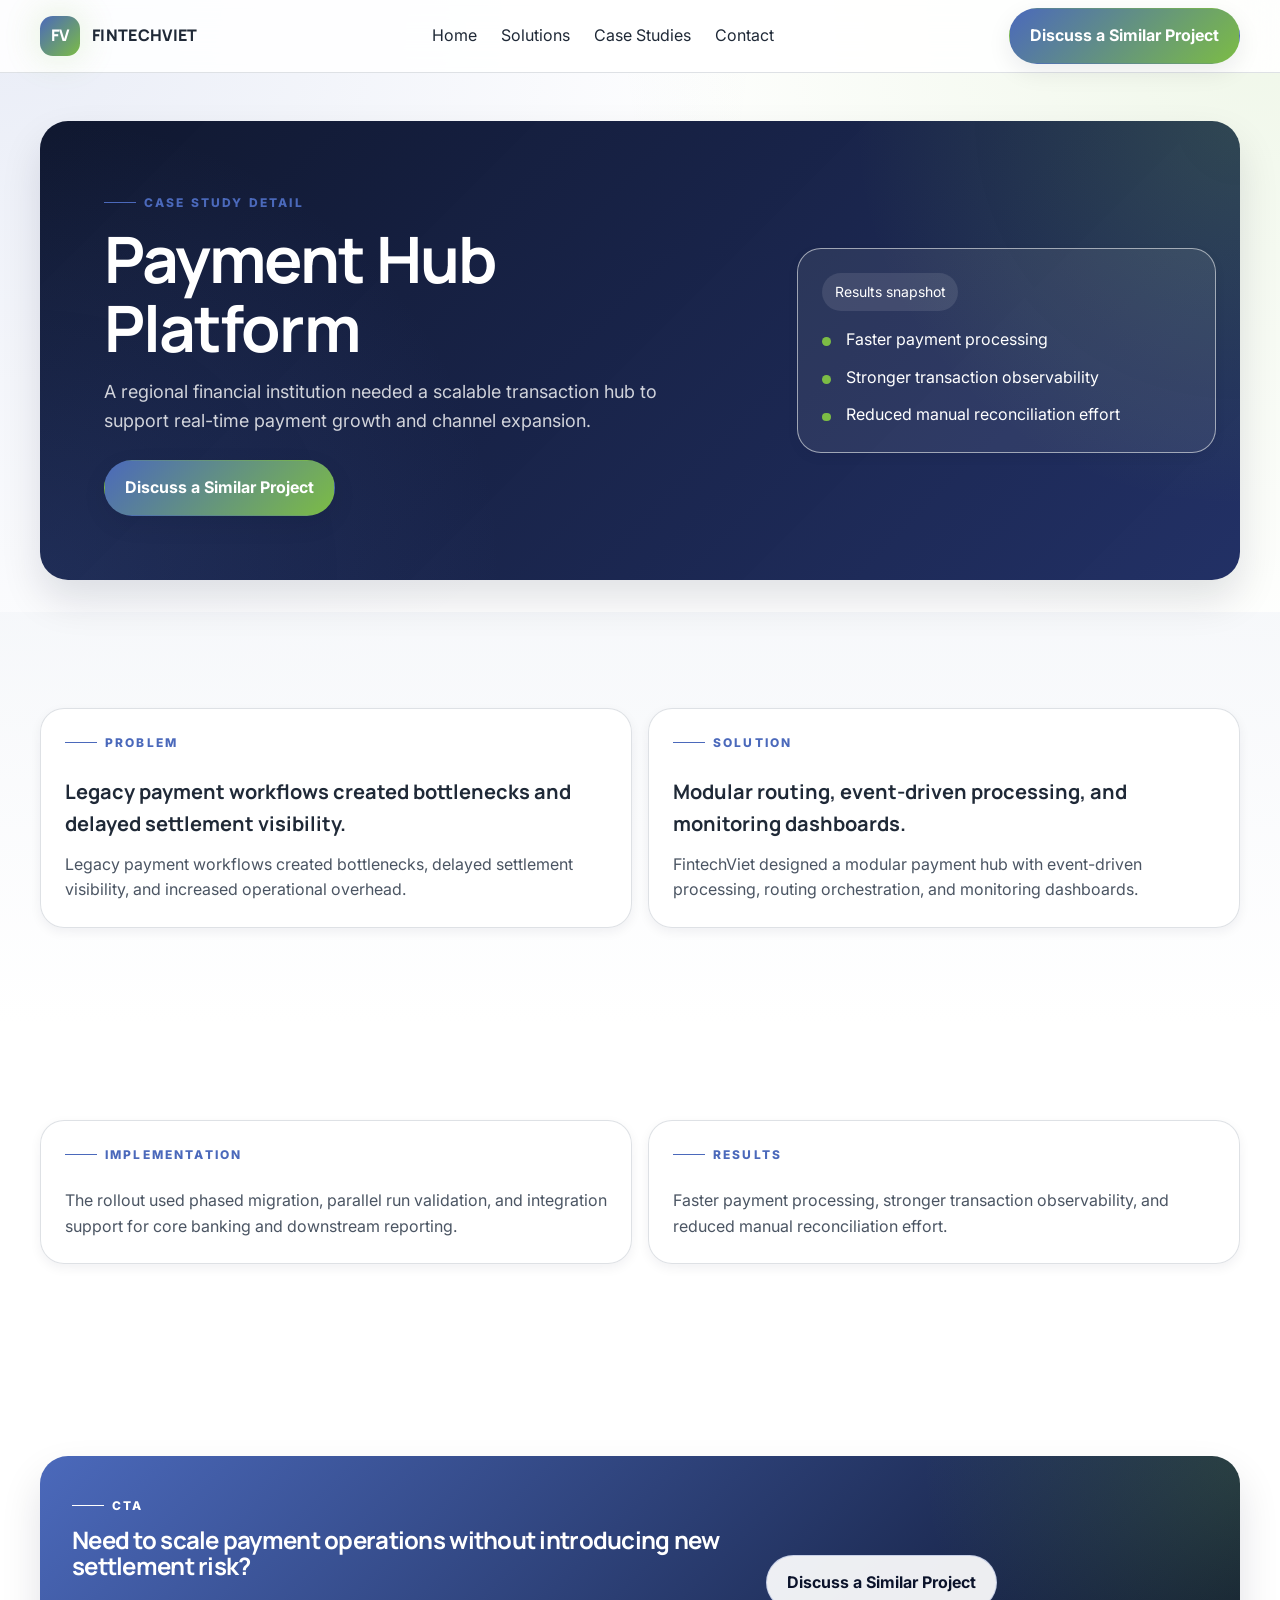
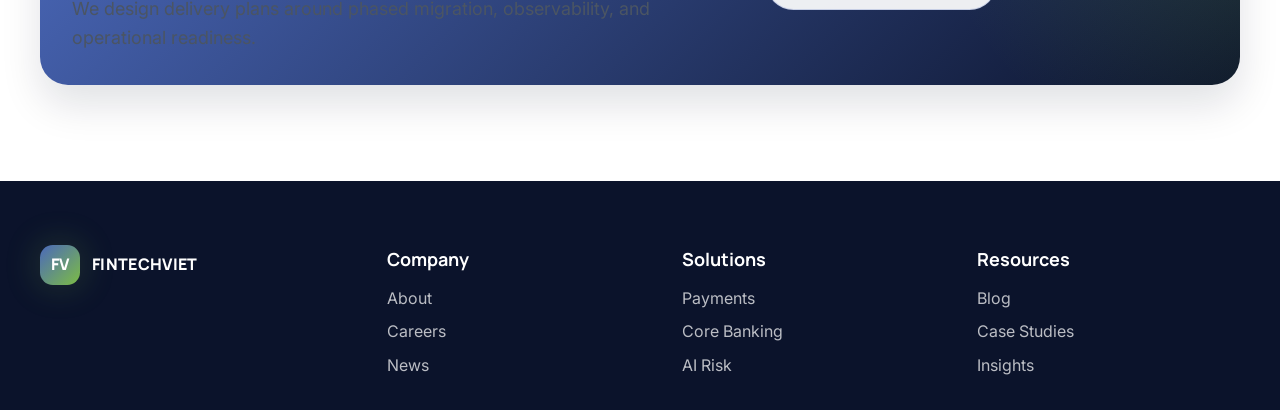
<file: templates-review/case-study-detail/index.html>
<!DOCTYPE html>
<html lang="en">
  <head>
    <meta charset="UTF-8" />
    <meta name="viewport" content="width=device-width, initial-scale=1.0" />
    <title>FINTECHVIET Review Template - Case Study Detail</title>
    <link rel="preconnect" href="https://fonts.googleapis.com" />
    <link rel="preconnect" href="https://fonts.gstatic.com" crossorigin />
    <link
      href="https://fonts.googleapis.com/css2?family=Inter:wght@400;500;600;700&family=Manrope:wght@600;700;800&display=swap"
      rel="stylesheet"
    />
    <link rel="stylesheet" href="./styles.css" />
  </head>
  <body>
    <a class="skip-link" href="#main-content">Skip to main content</a>
    <header class="site-header">
      <div class="container header-inner">
        <a class="brand" href="../homepage/index.html" aria-label="FINTECHVIET homepage">
          <span class="brand-mark">FV</span>
          <span>FINTECHVIET</span>
        </a>
        <nav class="desktop-nav" aria-label="Primary">
          <ul class="nav-links">
            <li><a href="../homepage/index.html">Home</a></li>
            <li><a href="../solution-detail/index.html">Solutions</a></li>
            <li><a href="./index.html">Case Studies</a></li>
            <li><a href="../contact/index.html">Contact</a></li>
          </ul>
        </nav>
        <a class="btn btn-primary" href="../contact/index.html">Discuss a Similar Project</a>
      </div>
    </header>

    <main id="main-content">
      <section class="hero page-section">
        <div class="container detail-hero">
          <div class="detail-hero-grid">
            <div class="detail-copy">
              <span class="eyebrow">Case Study Detail</span>
              <h1>Payment Hub Platform</h1>
              <p>
                A regional financial institution needed a scalable transaction hub to support
                real-time payment growth and channel expansion.
              </p>
              <div class="hero-actions">
                <a class="btn btn-primary" href="../contact/index.html">Discuss a Similar Project</a>
              </div>
            </div>
            <aside class="detail-aside">
              <div class="card" style="background: rgba(255, 255, 255, 0.08); color: var(--color-white);">
                <span class="hero-badge">Results snapshot</span>
                <ul class="detail-list" style="margin-top: var(--space-4);">
                  <li>Faster payment processing</li>
                  <li>Stronger transaction observability</li>
                  <li>Reduced manual reconciliation effort</li>
                </ul>
              </div>
            </aside>
          </div>
        </div>
      </section>

      <section class="page-section surface">
        <div class="container grid-2">
          <article class="detail-card">
            <span class="eyebrow">Problem</span>
            <h2>Legacy payment workflows created bottlenecks and delayed settlement visibility.</h2>
            <p>
              Legacy payment workflows created bottlenecks, delayed settlement visibility, and
              increased operational overhead.
            </p>
          </article>
          <article class="detail-card">
            <span class="eyebrow">Solution</span>
            <h2>Modular routing, event-driven processing, and monitoring dashboards.</h2>
            <p>
              FintechViet designed a modular payment hub with event-driven processing, routing
              orchestration, and monitoring dashboards.
            </p>
          </article>
        </div>
      </section>

      <section class="page-section">
        <div class="container grid-2">
          <article class="detail-card">
            <span class="eyebrow">Implementation</span>
            <p>
              The rollout used phased migration, parallel run validation, and integration support for
              core banking and downstream reporting.
            </p>
          </article>
          <article class="detail-card">
            <span class="eyebrow">Results</span>
            <p>
              Faster payment processing, stronger transaction observability, and reduced manual
              reconciliation effort.
            </p>
          </article>
        </div>
      </section>

      <section class="page-section">
        <div class="container">
          <section class="cta-banner">
            <div>
              <span class="eyebrow" style="color: var(--color-white);">CTA</span>
              <h2>Need to scale payment operations without introducing new settlement risk?</h2>
              <p>We design delivery plans around phased migration, observability, and operational readiness.</p>
            </div>
            <div class="cta-actions">
              <a class="btn btn-secondary" href="../contact/index.html">Discuss a Similar Project</a>
            </div>
          </section>
        </div>
      </section>
    </main>

    <footer class="site-footer">
      <div class="container footer-grid">
        <div>
          <a class="brand" href="../homepage/index.html" aria-label="FINTECHVIET homepage">
            <span class="brand-mark">FV</span>
            <span>FINTECHVIET</span>
          </a>
        </div>
        <section>
          <h3 class="footer-title">Company</h3>
          <ul class="footer-links">
            <li><a href="../contact/index.html">About</a></li>
            <li><a href="../contact/index.html">Careers</a></li>
            <li><a href="./index.html">News</a></li>
          </ul>
        </section>
        <section>
          <h3 class="footer-title">Solutions</h3>
          <ul class="footer-links">
            <li><a href="../solution-detail/index.html">Payments</a></li>
            <li><a href="../solution-detail/index.html">Core Banking</a></li>
            <li><a href="../solution-detail/index.html">AI Risk</a></li>
          </ul>
        </section>
        <section>
          <h3 class="footer-title">Resources</h3>
          <ul class="footer-links">
            <li><a href="./index.html">Blog</a></li>
            <li><a href="./index.html">Case Studies</a></li>
            <li><a href="./index.html">Insights</a></li>
          </ul>
        </section>
      </div>
    </footer>
  </body>
</html>
</file>
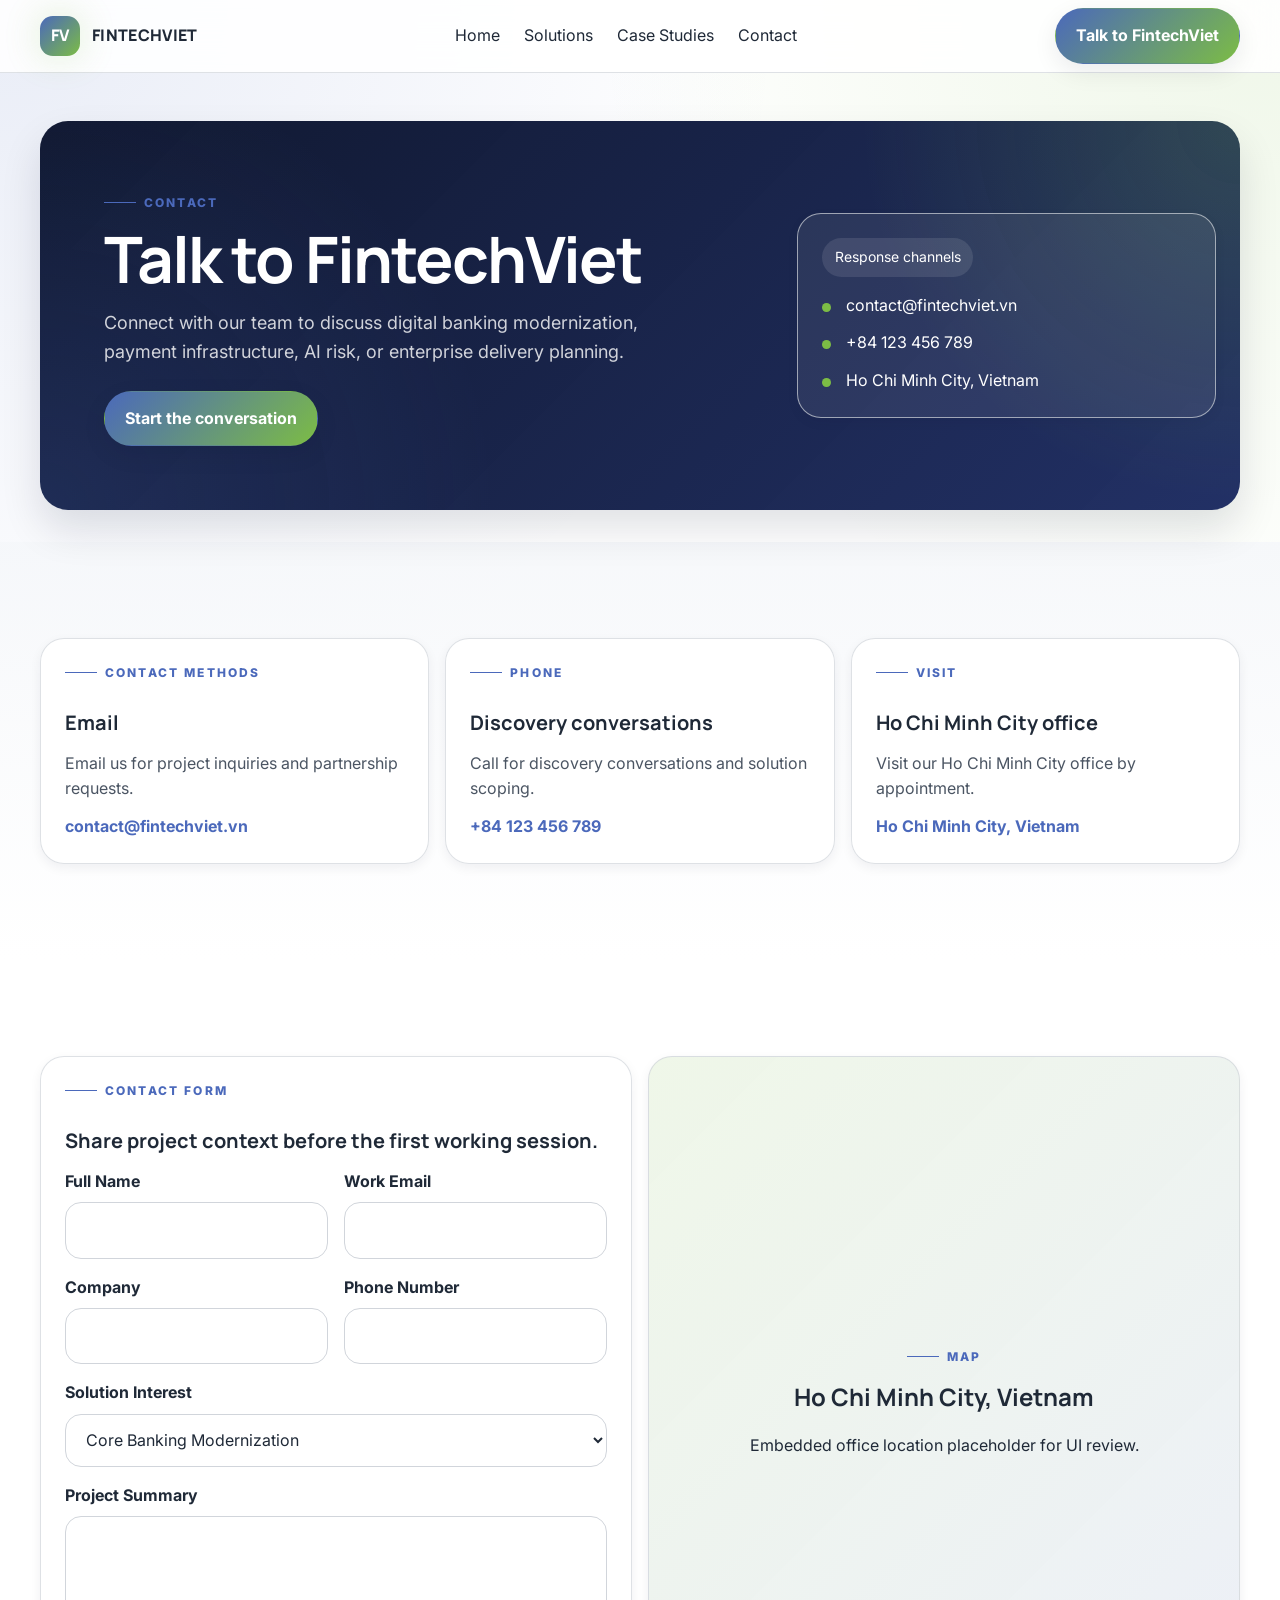
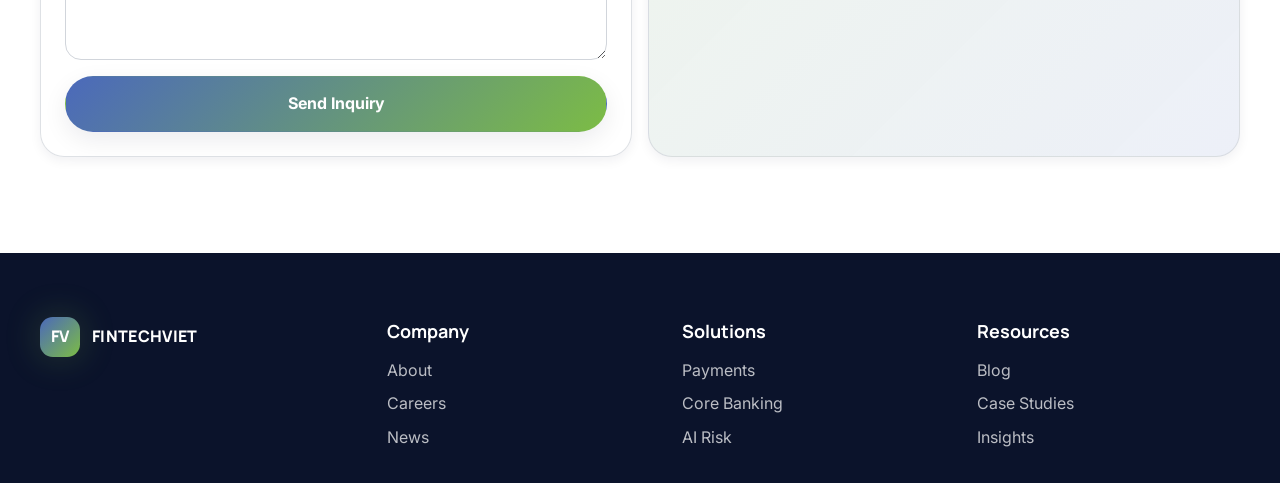
<file: templates-review/contact/index.html>
<!DOCTYPE html>
<html lang="en">
  <head>
    <meta charset="UTF-8" />
    <meta name="viewport" content="width=device-width, initial-scale=1.0" />
    <title>FINTECHVIET Review Template - Contact</title>
    <link rel="preconnect" href="https://fonts.googleapis.com" />
    <link rel="preconnect" href="https://fonts.gstatic.com" crossorigin />
    <link
      href="https://fonts.googleapis.com/css2?family=Inter:wght@400;500;600;700&family=Manrope:wght@600;700;800&display=swap"
      rel="stylesheet"
    />
    <link rel="stylesheet" href="./styles.css" />
  </head>
  <body>
    <a class="skip-link" href="#main-content">Skip to main content</a>
    <header class="site-header">
      <div class="container header-inner">
        <a class="brand" href="../homepage/index.html" aria-label="FINTECHVIET homepage">
          <span class="brand-mark">FV</span>
          <span>FINTECHVIET</span>
        </a>
        <nav class="desktop-nav" aria-label="Primary">
          <ul class="nav-links">
            <li><a href="../homepage/index.html">Home</a></li>
            <li><a href="../solution-detail/index.html">Solutions</a></li>
            <li><a href="../case-study-detail/index.html">Case Studies</a></li>
            <li><a href="./index.html">Contact</a></li>
          </ul>
        </nav>
        <a class="btn btn-primary" href="#contact-form">Talk to FintechViet</a>
      </div>
    </header>

    <main id="main-content">
      <section class="hero page-section">
        <div class="container detail-hero">
          <div class="detail-hero-grid">
            <div class="detail-copy">
              <span class="eyebrow">Contact</span>
              <h1>Talk to FintechViet</h1>
              <p>
                Connect with our team to discuss digital banking modernization, payment
                infrastructure, AI risk, or enterprise delivery planning.
              </p>
              <div class="hero-actions">
                <a class="btn btn-primary" href="#contact-form">Start the conversation</a>
              </div>
            </div>
            <aside class="detail-aside">
              <div class="card" style="background: rgba(255, 255, 255, 0.08); color: var(--color-white);">
                <span class="hero-badge">Response channels</span>
                <ul class="contact-list" style="margin-top: var(--space-4);">
                  <li>contact@fintechviet.vn</li>
                  <li>+84 123 456 789</li>
                  <li>Ho Chi Minh City, Vietnam</li>
                </ul>
              </div>
            </aside>
          </div>
        </div>
      </section>

      <section class="page-section surface">
        <div class="container grid-3">
          <article class="contact-card">
            <span class="eyebrow">Contact Methods</span>
            <h3>Email</h3>
            <p>Email us for project inquiries and partnership requests.</p>
            <a class="text-link" href="mailto:contact@fintechviet.vn">contact@fintechviet.vn</a>
          </article>
          <article class="contact-card">
            <span class="eyebrow">Phone</span>
            <h3>Discovery conversations</h3>
            <p>Call for discovery conversations and solution scoping.</p>
            <a class="text-link" href="tel:+84123456789">+84 123 456 789</a>
          </article>
          <article class="contact-card">
            <span class="eyebrow">Visit</span>
            <h3>Ho Chi Minh City office</h3>
            <p>Visit our Ho Chi Minh City office by appointment.</p>
            <span class="text-link">Ho Chi Minh City, Vietnam</span>
          </article>
        </div>
      </section>

      <section class="page-section">
        <div class="container grid-2">
          <section class="detail-card">
            <span class="eyebrow">Contact Form</span>
            <h2>Share project context before the first working session.</h2>
            <form id="contact-form" class="form-grid">
              <div class="form-field">
                <label for="full-name">Full Name</label>
                <input id="full-name" name="full-name" type="text" autocomplete="name" />
              </div>
              <div class="form-field">
                <label for="work-email">Work Email</label>
                <input id="work-email" name="work-email" type="email" autocomplete="email" />
              </div>
              <div class="form-field">
                <label for="company">Company</label>
                <input id="company" name="company" type="text" autocomplete="organization" />
              </div>
              <div class="form-field">
                <label for="phone-number">Phone Number</label>
                <input id="phone-number" name="phone-number" type="tel" autocomplete="tel" />
              </div>
              <div class="form-field full-width">
                <label for="solution-interest">Solution Interest</label>
                <select id="solution-interest" name="solution-interest">
                  <option>Core Banking Modernization</option>
                  <option>Payment Hub Platform</option>
                  <option>Regulatory Reporting Automation</option>
                  <option>AI / GenAI Risk Management</option>
                </select>
              </div>
              <div class="form-field full-width">
                <label for="project-summary">Project Summary</label>
                <textarea id="project-summary" name="project-summary"></textarea>
              </div>
              <div class="form-field full-width">
                <button class="btn btn-primary" type="submit" aria-label="Submit contact form">
                  Send Inquiry
                </button>
              </div>
            </form>
          </section>
          <section class="map-card" aria-label="Map placeholder for FINTECHVIET office location">
            <div>
              <span class="eyebrow">Map</span>
              <h2 style="margin: 0; font-family: var(--font-heading);">Ho Chi Minh City, Vietnam</h2>
              <p>Embedded office location placeholder for UI review.</p>
            </div>
          </section>
        </div>
      </section>
    </main>

    <footer class="site-footer">
      <div class="container footer-grid">
        <div>
          <a class="brand" href="../homepage/index.html" aria-label="FINTECHVIET homepage">
            <span class="brand-mark">FV</span>
            <span>FINTECHVIET</span>
          </a>
        </div>
        <section>
          <h3 class="footer-title">Company</h3>
          <ul class="footer-links">
            <li><a href="./index.html">About</a></li>
            <li><a href="./index.html">Careers</a></li>
            <li><a href="../case-study-detail/index.html">News</a></li>
          </ul>
        </section>
        <section>
          <h3 class="footer-title">Solutions</h3>
          <ul class="footer-links">
            <li><a href="../solution-detail/index.html">Payments</a></li>
            <li><a href="../solution-detail/index.html">Core Banking</a></li>
            <li><a href="../solution-detail/index.html">AI Risk</a></li>
          </ul>
        </section>
        <section>
          <h3 class="footer-title">Resources</h3>
          <ul class="footer-links">
            <li><a href="../case-study-detail/index.html">Blog</a></li>
            <li><a href="../case-study-detail/index.html">Case Studies</a></li>
            <li><a href="../case-study-detail/index.html">Insights</a></li>
          </ul>
        </section>
      </div>
    </footer>
  </body>
</html>
</file>
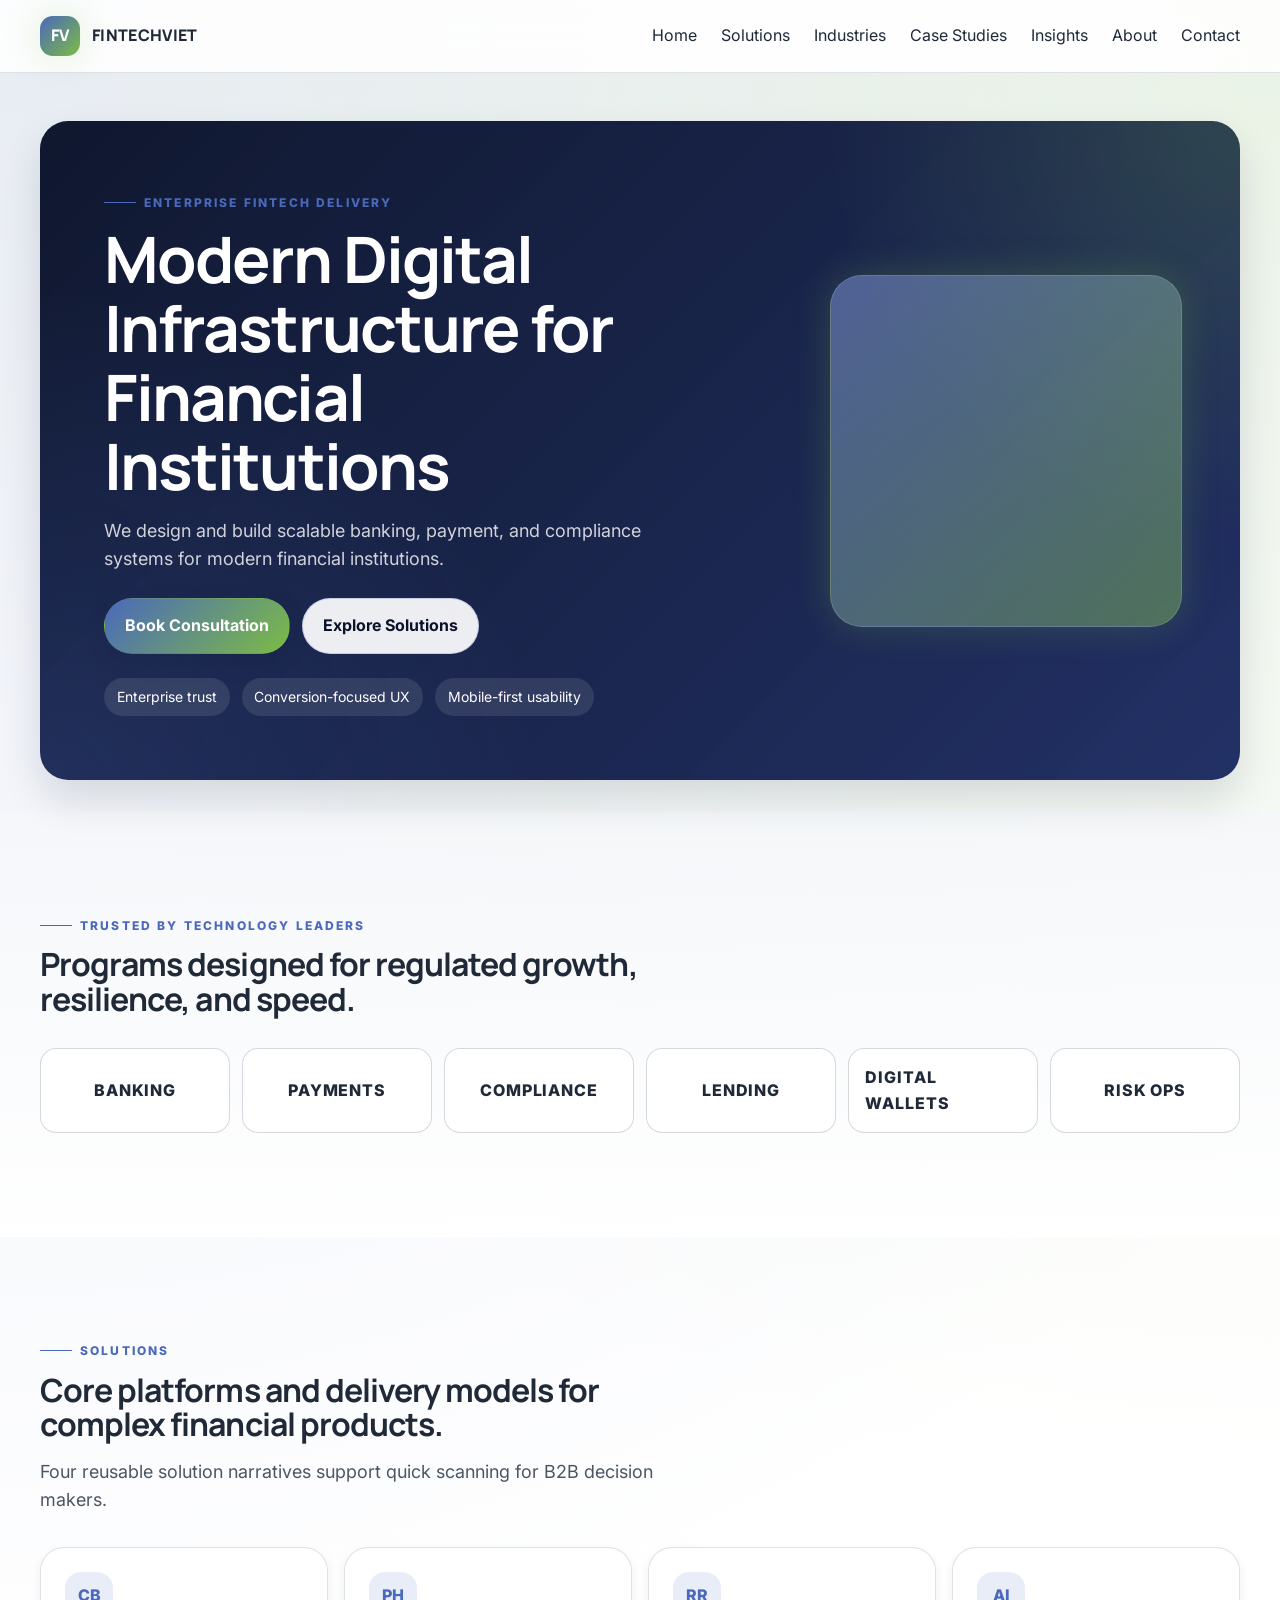
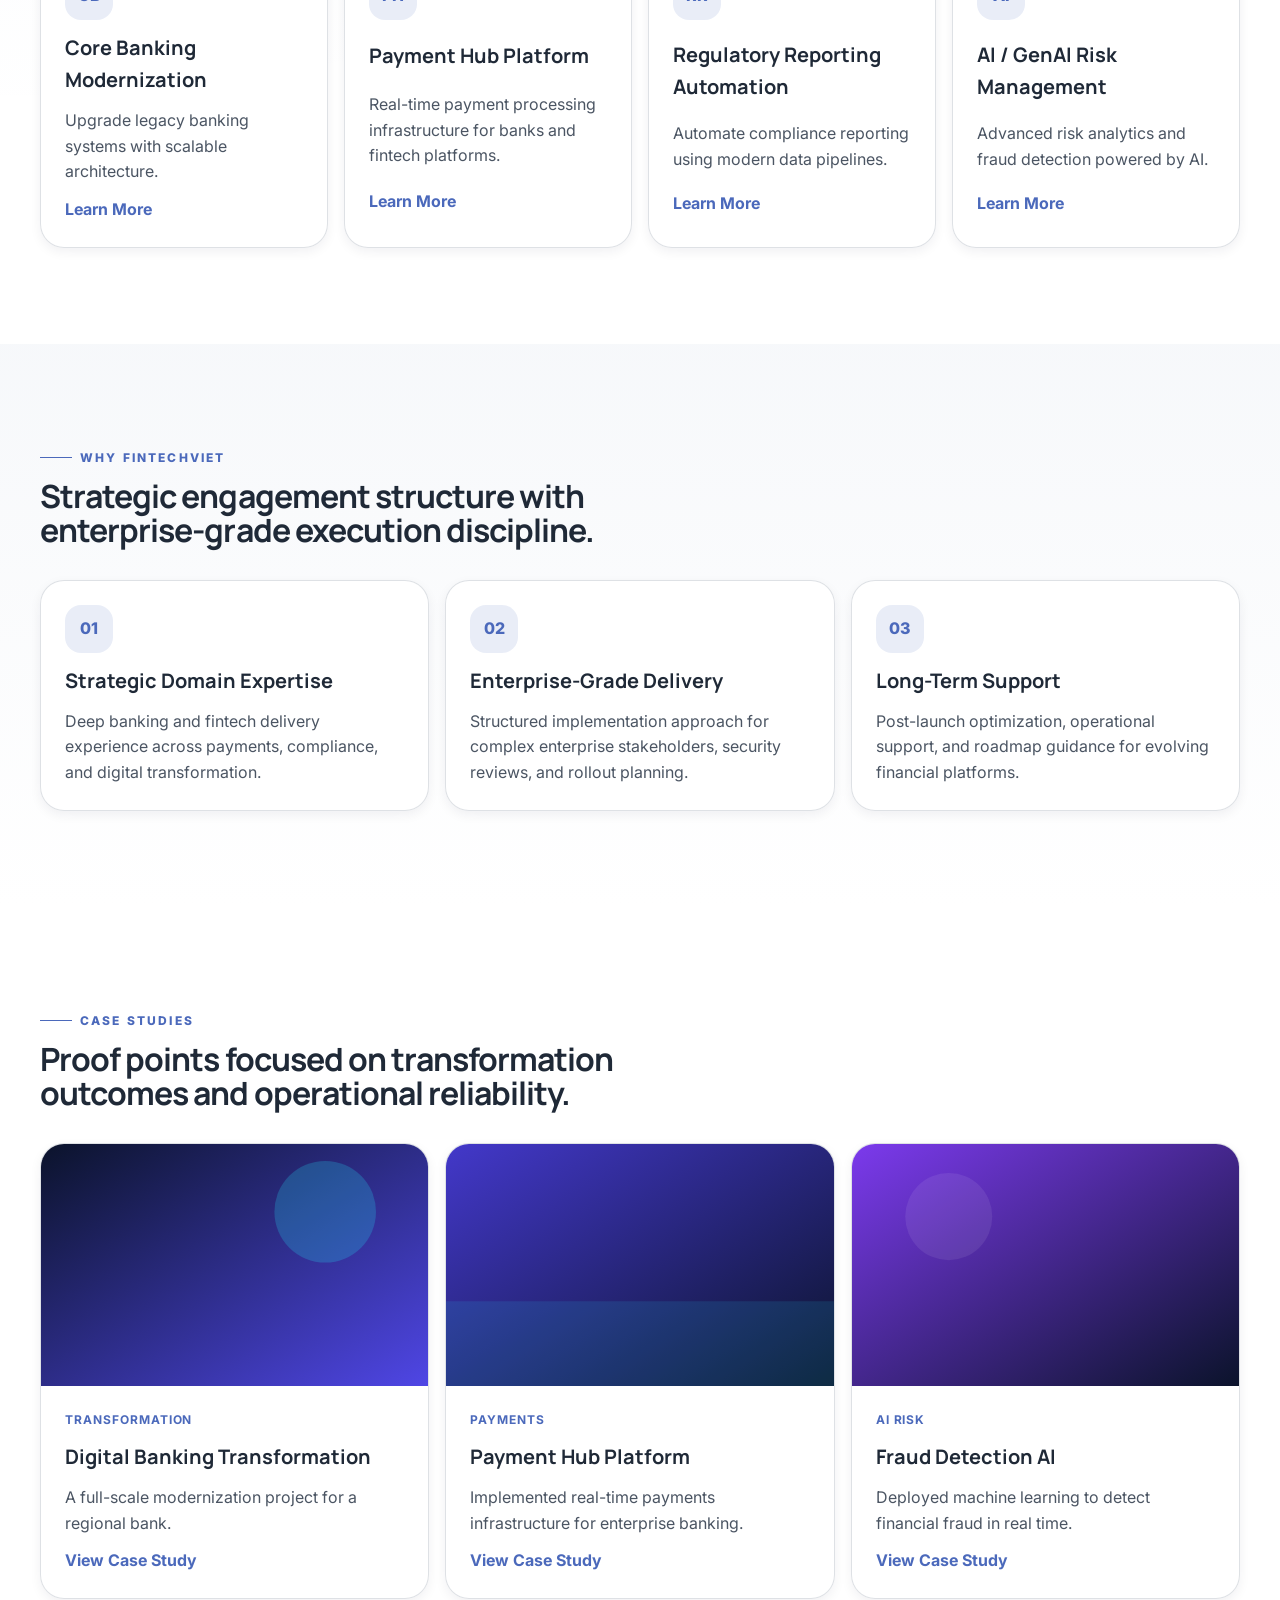
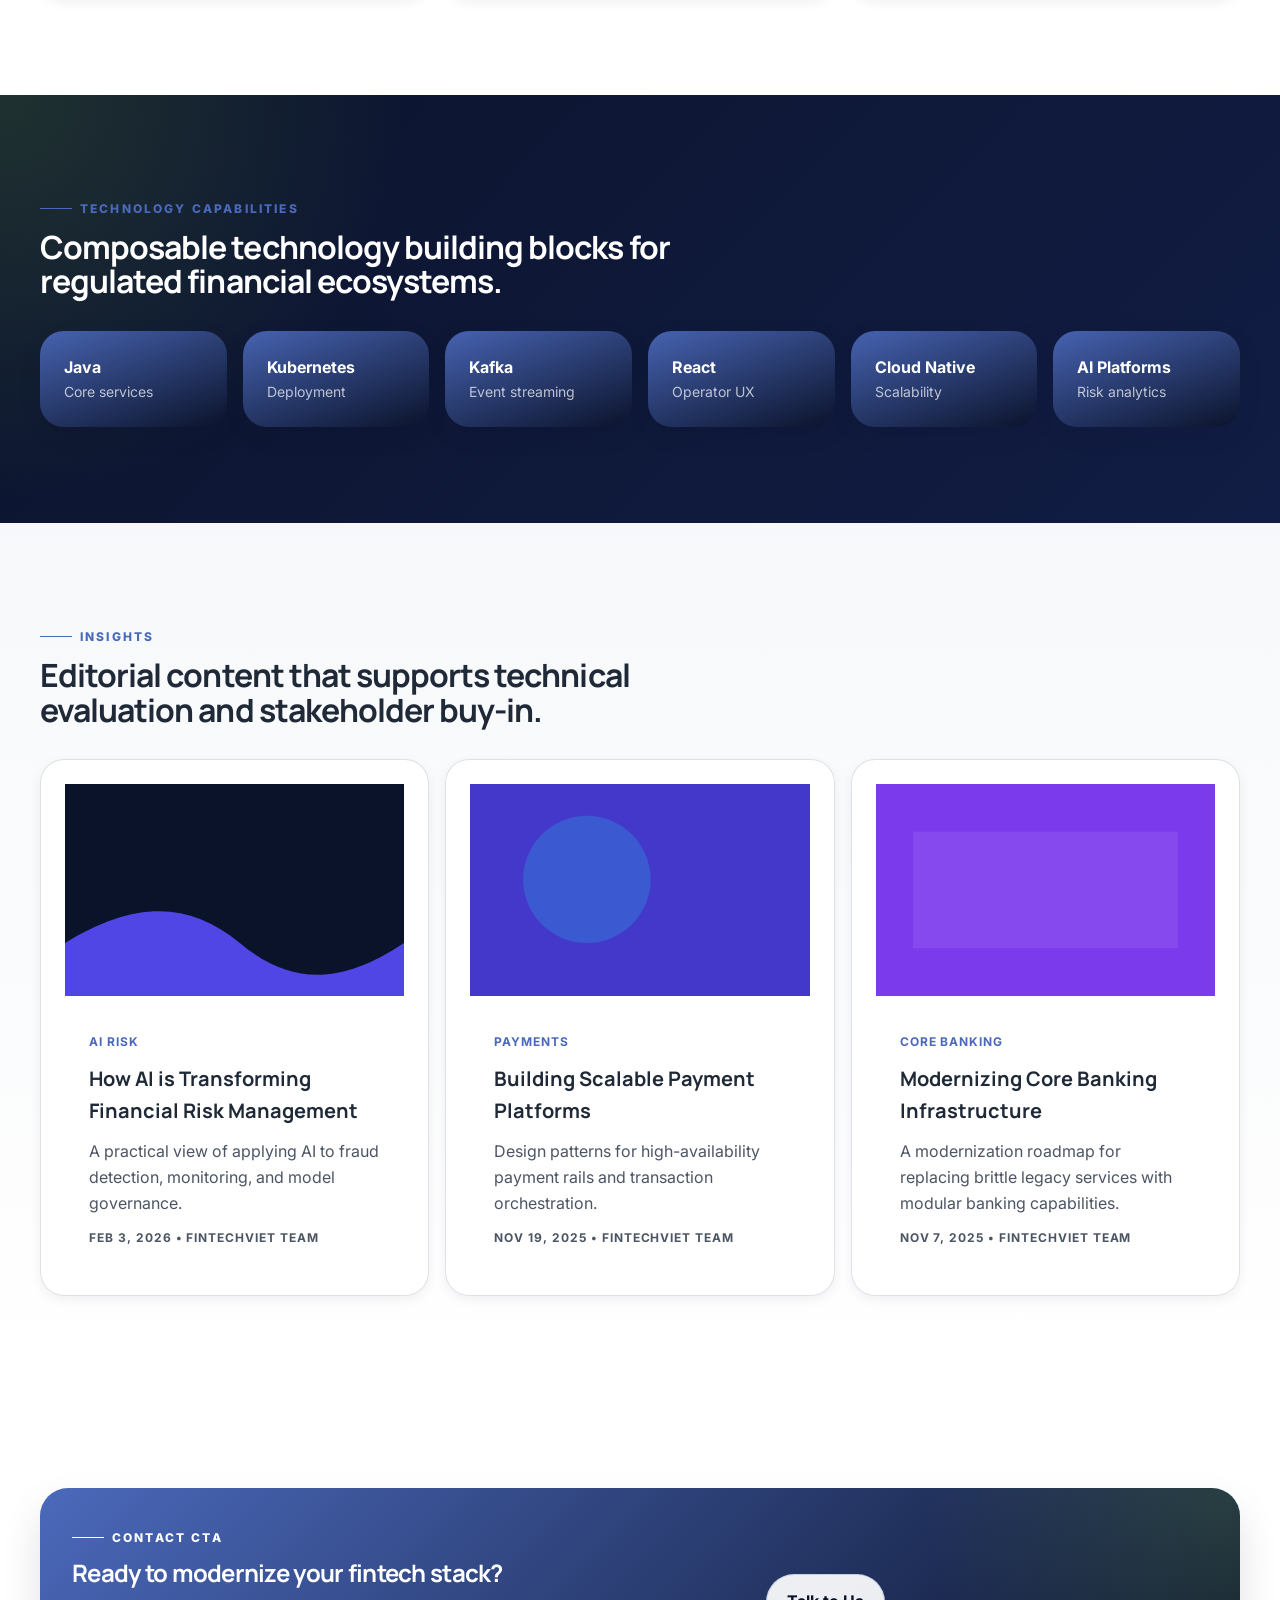
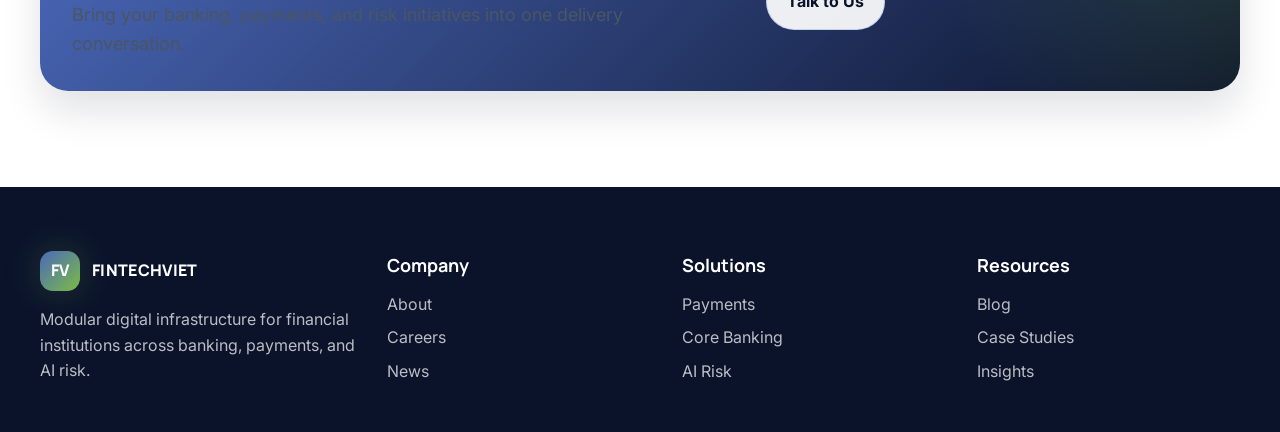
<file: templates-review/homepage/index.html>
<!DOCTYPE html>
<html lang="en">
  <head>
    <meta charset="UTF-8" />
    <meta name="viewport" content="width=device-width, initial-scale=1.0" />
    <title>FINTECHVIET Review Template - Homepage</title>
    <link rel="preconnect" href="https://fonts.googleapis.com" />
    <link rel="preconnect" href="https://fonts.gstatic.com" crossorigin />
    <link
      href="https://fonts.googleapis.com/css2?family=Inter:wght@400;500;600;700&family=Manrope:wght@600;700;800&display=swap"
      rel="stylesheet"
    />
    <link rel="stylesheet" href="./styles.css" />
  </head>
  <body>
    <a class="skip-link" href="#main-content">Skip to main content</a>
    <div class="site-shell">
      <header class="site-header">
        <div class="container header-inner">
          <a class="brand" href="./index.html" aria-label="FINTECHVIET homepage">
            <span class="brand-mark">FV</span>
            <span>FINTECHVIET</span>
          </a>
          <nav class="desktop-nav" aria-label="Primary">
            <ul class="nav-links">
              <li><a href="./index.html">Home</a></li>
              <li><a href="../solution-detail/index.html">Solutions</a></li>
              <li><a href="../solution-detail/index.html">Industries</a></li>
              <li><a href="../case-study-detail/index.html">Case Studies</a></li>
              <li><a href="../case-study-detail/index.html">Insights</a></li>
              <li><a href="../contact/index.html">About</a></li>
              <li><a href="../contact/index.html">Contact</a></li>
            </ul>
          </nav>
          <div class="mobile-nav-control">
            <a class="btn btn-primary" href="../contact/index.html">Talk to Us</a>
            <input class="mobile-nav-checkbox" id="mobile-nav-home" type="checkbox" />
            <label class="nav-toggle" for="mobile-nav-home" aria-label="Open navigation menu">Menu</label>
            <div class="mobile-drawer">
              <label class="drawer-scrim" for="mobile-nav-home" aria-label="Close navigation menu"></label>
              <div class="drawer-panel">
                <div class="header-inner">
                  <span class="brand"><span class="brand-mark">FV</span><span>FINTECHVIET</span></span>
                  <label class="drawer-close" for="mobile-nav-home" aria-label="Close navigation menu">X</label>
                </div>
                <nav aria-label="Mobile">
                  <ul class="nav-links" style="display: grid; gap: var(--space-4);">
                    <li><a href="./index.html">Home</a></li>
                    <li><a href="../solution-detail/index.html">Solutions</a></li>
                    <li><a href="../solution-detail/index.html">Industries</a></li>
                    <li><a href="../case-study-detail/index.html">Case Studies</a></li>
                    <li><a href="../case-study-detail/index.html">Insights</a></li>
                    <li><a href="../contact/index.html">About</a></li>
                    <li><a href="../contact/index.html">Contact</a></li>
                  </ul>
                </nav>
                <a class="btn btn-primary" href="../contact/index.html">Talk to Us</a>
              </div>
            </div>
          </div>
        </div>
      </header>

      <main id="main-content">
        <!-- SECTION: HERO -->
        <section class="hero">
          <div class="container hero-panel">
            <div class="hero-grid">
              <div class="hero-copy">
                <span class="eyebrow">Enterprise FinTech Delivery</span>
                <h1 class="hero-title">Modern Digital Infrastructure for Financial Institutions</h1>
                <p>
                  We design and build scalable banking, payment, and compliance systems for modern
                  financial institutions.
                </p>
                <div class="hero-actions">
                  <a class="btn btn-primary" href="../contact/index.html">Book Consultation</a>
                  <a class="btn btn-secondary" href="../solution-detail/index.html">Explore Solutions</a>
                </div>
                <div class="metric-list homepage-hero-note" aria-label="Key trust metrics">
                  <span class="metric">Enterprise trust</span>
                  <span class="metric">Conversion-focused UX</span>
                  <span class="metric">Mobile-first usability</span>
                </div>
              </div>
              <div class="hero-visual" aria-hidden="true">
                <div class="hero-orb"></div>
              </div>
            </div>
          </div>
        </section>

        <!-- SECTION: TRUST LOGOS -->
        <section class="page-section surface">
          <div class="container">
            <div class="section-header">
              <span class="eyebrow">Trusted by technology leaders</span>
              <h2>Programs designed for regulated growth, resilience, and speed.</h2>
            </div>
            <div class="logo-strip" aria-label="Trusted partner logos">
              <div class="logo-pill">Banking</div>
              <div class="logo-pill">Payments</div>
              <div class="logo-pill">Compliance</div>
              <div class="logo-pill">Lending</div>
              <div class="logo-pill">Digital Wallets</div>
              <div class="logo-pill">Risk Ops</div>
            </div>
          </div>
        </section>

        <!-- SECTION: SOLUTIONS -->
        <section class="page-section">
          <div class="container">
            <div class="section-header">
              <span class="eyebrow">Solutions</span>
              <h2>Core platforms and delivery models for complex financial products.</h2>
              <p>Four reusable solution narratives support quick scanning for B2B decision makers.</p>
            </div>
            <div class="grid-4">
              <article class="solution-card">
                <span class="card-icon" aria-hidden="true">CB</span>
                <h3>Core Banking Modernization</h3>
                <p>Upgrade legacy banking systems with scalable architecture.</p>
                <a class="text-link" href="../solution-detail/index.html">Learn More</a>
              </article>
              <article class="solution-card">
                <span class="card-icon" aria-hidden="true">PH</span>
                <h3>Payment Hub Platform</h3>
                <p>Real-time payment processing infrastructure for banks and fintech platforms.</p>
                <a class="text-link" href="../solution-detail/index.html">Learn More</a>
              </article>
              <article class="solution-card">
                <span class="card-icon" aria-hidden="true">RR</span>
                <h3>Regulatory Reporting Automation</h3>
                <p>Automate compliance reporting using modern data pipelines.</p>
                <a class="text-link" href="../solution-detail/index.html">Learn More</a>
              </article>
              <article class="solution-card">
                <span class="card-icon" aria-hidden="true">AI</span>
                <h3>AI / GenAI Risk Management</h3>
                <p>Advanced risk analytics and fraud detection powered by AI.</p>
                <a class="text-link" href="../solution-detail/index.html">Learn More</a>
              </article>
            </div>
          </div>
        </section>

        <!-- SECTION: WHY FINTECHVIET -->
        <section class="page-section surface">
          <div class="container">
            <div class="section-header">
              <span class="eyebrow">Why FintechViet</span>
              <h2>Strategic engagement structure with enterprise-grade execution discipline.</h2>
            </div>
            <div class="grid-3">
              <article class="value-card">
                <span class="card-icon" aria-hidden="true">01</span>
                <h3>Strategic Domain Expertise</h3>
                <p>
                  Deep banking and fintech delivery experience across payments, compliance, and
                  digital transformation.
                </p>
              </article>
              <article class="value-card">
                <span class="card-icon" aria-hidden="true">02</span>
                <h3>Enterprise-Grade Delivery</h3>
                <p>
                  Structured implementation approach for complex enterprise stakeholders, security
                  reviews, and rollout planning.
                </p>
              </article>
              <article class="value-card">
                <span class="card-icon" aria-hidden="true">03</span>
                <h3>Long-Term Support</h3>
                <p>
                  Post-launch optimization, operational support, and roadmap guidance for evolving
                  financial platforms.
                </p>
              </article>
            </div>
          </div>
        </section>

        <!-- SECTION: CASE STUDIES -->
        <section class="page-section">
          <div class="container">
            <div class="section-header">
              <span class="eyebrow">Case Studies</span>
              <h2>Proof points focused on transformation outcomes and operational reliability.</h2>
            </div>
            <div class="grid-3">
              <article class="case-card">
                <img
                  src="data:image/svg+xml,%3Csvg xmlns='http://www.w3.org/2000/svg' viewBox='0 0 640 400'%3E%3Cdefs%3E%3ClinearGradient id='g1' x1='0' y1='0' x2='1' y2='1'%3E%3Cstop stop-color='%230b132b'/%3E%3Cstop offset='1' stop-color='%234f46e5'/%3E%3C/linearGradient%3E%3C/defs%3E%3Crect width='640' height='400' fill='url(%23g1)'/%3E%3Ccircle cx='470' cy='112' r='84' fill='%2322d3ee' fill-opacity='.24'/%3E%3C/svg%3E"
                  alt="Abstract visual for Digital Banking Transformation"
                />
                <div class="case-card-body">
                  <span class="tag">Transformation</span>
                  <h3>Digital Banking Transformation</h3>
                  <p>A full-scale modernization project for a regional bank.</p>
                  <a class="text-link" href="../case-study-detail/index.html">View Case Study</a>
                </div>
              </article>
              <article class="case-card">
                <img
                  src="data:image/svg+xml,%3Csvg xmlns='http://www.w3.org/2000/svg' viewBox='0 0 640 400'%3E%3Cdefs%3E%3ClinearGradient id='g2' x1='0' y1='0' x2='1' y2='1'%3E%3Cstop stop-color='%234338ca'/%3E%3Cstop offset='1' stop-color='%230b132b'/%3E%3C/linearGradient%3E%3C/defs%3E%3Crect width='640' height='400' fill='url(%23g2)'/%3E%3Cpath d='M0 260h640v140H0z' fill='%2322d3ee' fill-opacity='.12'/%3E%3C/svg%3E"
                  alt="Abstract visual for Payment Hub Platform"
                />
                <div class="case-card-body">
                  <span class="tag">Payments</span>
                  <h3>Payment Hub Platform</h3>
                  <p>Implemented real-time payments infrastructure for enterprise banking.</p>
                  <a class="text-link" href="../case-study-detail/index.html">View Case Study</a>
                </div>
              </article>
              <article class="case-card">
                <img
                  src="data:image/svg+xml,%3Csvg xmlns='http://www.w3.org/2000/svg' viewBox='0 0 640 400'%3E%3Cdefs%3E%3ClinearGradient id='g3' x1='0' y1='0' x2='1' y2='1'%3E%3Cstop stop-color='%237c3aed'/%3E%3Cstop offset='1' stop-color='%230b132b'/%3E%3C/linearGradient%3E%3C/defs%3E%3Crect width='640' height='400' fill='url(%23g3)'/%3E%3Ccircle cx='160' cy='120' r='72' fill='%23ffffff' fill-opacity='.08'/%3E%3C/svg%3E"
                  alt="Abstract visual for Fraud Detection AI"
                />
                <div class="case-card-body">
                  <span class="tag">AI Risk</span>
                  <h3>Fraud Detection AI</h3>
                  <p>Deployed machine learning to detect financial fraud in real time.</p>
                  <a class="text-link" href="../case-study-detail/index.html">View Case Study</a>
                </div>
              </article>
            </div>
          </div>
        </section>

        <!-- SECTION: TECHNOLOGY CAPABILITIES -->
        <section class="page-section dark">
          <div class="container">
            <div class="section-header">
              <span class="eyebrow">Technology Capabilities</span>
              <h2>Composable technology building blocks for regulated financial ecosystems.</h2>
            </div>
            <div class="logo-grid" aria-label="Technology capabilities">
              <article class="logo-grid-item"><strong>Java</strong><span>Core services</span></article>
              <article class="logo-grid-item"><strong>Kubernetes</strong><span>Deployment</span></article>
              <article class="logo-grid-item"><strong>Kafka</strong><span>Event streaming</span></article>
              <article class="logo-grid-item"><strong>React</strong><span>Operator UX</span></article>
              <article class="logo-grid-item"><strong>Cloud Native</strong><span>Scalability</span></article>
              <article class="logo-grid-item"><strong>AI Platforms</strong><span>Risk analytics</span></article>
            </div>
          </div>
        </section>

        <!-- SECTION: INSIGHTS -->
        <section class="page-section surface">
          <div class="container">
            <div class="section-header">
              <span class="eyebrow">Insights</span>
              <h2>Editorial content that supports technical evaluation and stakeholder buy-in.</h2>
            </div>
            <div class="grid-3">
              <article class="insight-card">
                <img
                  src="data:image/svg+xml,%3Csvg xmlns='http://www.w3.org/2000/svg' viewBox='0 0 640 400'%3E%3Crect width='640' height='400' fill='%230b132b'/%3E%3Cpath d='M0 300c130-80 234-80 330 0s190 80 310 0v100H0z' fill='%234f46e5'/%3E%3C/svg%3E"
                  alt="Abstract editorial image for AI risk management article"
                />
                <div class="insight-card-body">
                  <span class="tag">AI Risk</span>
                  <h3>How AI is Transforming Financial Risk Management</h3>
                  <p>A practical view of applying AI to fraud detection, monitoring, and model governance.</p>
                  <span class="meta">Feb 3, 2026 • FintechViet Team</span>
                </div>
              </article>
              <article class="insight-card">
                <img
                  src="data:image/svg+xml,%3Csvg xmlns='http://www.w3.org/2000/svg' viewBox='0 0 640 400'%3E%3Crect width='640' height='400' fill='%234338ca'/%3E%3Ccircle cx='220' cy='180' r='120' fill='%2322d3ee' fill-opacity='.22'/%3E%3C/svg%3E"
                  alt="Abstract editorial image for scalable payment platforms article"
                />
                <div class="insight-card-body">
                  <span class="tag">Payments</span>
                  <h3>Building Scalable Payment Platforms</h3>
                  <p>Design patterns for high-availability payment rails and transaction orchestration.</p>
                  <span class="meta">Nov 19, 2025 • FintechViet Team</span>
                </div>
              </article>
              <article class="insight-card">
                <img
                  src="data:image/svg+xml,%3Csvg xmlns='http://www.w3.org/2000/svg' viewBox='0 0 640 400'%3E%3Crect width='640' height='400' fill='%237c3aed'/%3E%3Cpath d='M70 90h500v220H70z' fill='%23ffffff' fill-opacity='.08'/%3E%3C/svg%3E"
                  alt="Abstract editorial image for core banking modernization article"
                />
                <div class="insight-card-body">
                  <span class="tag">Core Banking</span>
                  <h3>Modernizing Core Banking Infrastructure</h3>
                  <p>A modernization roadmap for replacing brittle legacy services with modular banking capabilities.</p>
                  <span class="meta">Nov 7, 2025 • FintechViet Team</span>
                </div>
              </article>
            </div>
          </div>
        </section>

        <!-- SECTION: CONTACT CTA -->
        <section class="page-section">
          <div class="container">
            <section class="cta-banner">
              <div>
                <span class="eyebrow" style="color: var(--color-white);">Contact CTA</span>
                <h2>Ready to modernize your fintech stack?</h2>
                <p>Bring your banking, payments, and risk initiatives into one delivery conversation.</p>
              </div>
              <div class="cta-actions">
                <a class="btn btn-secondary" href="../contact/index.html">Talk to Us</a>
              </div>
            </section>
          </div>
        </section>
      </main>

      <footer class="site-footer">
        <div class="container footer-grid">
          <div>
            <a class="brand" href="./index.html" aria-label="FINTECHVIET homepage">
              <span class="brand-mark">FV</span>
              <span>FINTECHVIET</span>
            </a>
            <p style="color: rgba(255, 255, 255, 0.72); max-width: 20rem;">
              Modular digital infrastructure for financial institutions across banking, payments, and AI risk.
            </p>
          </div>
          <section>
            <h3 class="footer-title">Company</h3>
            <ul class="footer-links">
              <li><a href="../contact/index.html">About</a></li>
              <li><a href="../contact/index.html">Careers</a></li>
              <li><a href="../case-study-detail/index.html">News</a></li>
            </ul>
          </section>
          <section>
            <h3 class="footer-title">Solutions</h3>
            <ul class="footer-links">
              <li><a href="../solution-detail/index.html">Payments</a></li>
              <li><a href="../solution-detail/index.html">Core Banking</a></li>
              <li><a href="../solution-detail/index.html">AI Risk</a></li>
            </ul>
          </section>
          <section>
            <h3 class="footer-title">Resources</h3>
            <ul class="footer-links">
              <li><a href="../case-study-detail/index.html">Blog</a></li>
              <li><a href="../case-study-detail/index.html">Case Studies</a></li>
              <li><a href="../case-study-detail/index.html">Insights</a></li>
            </ul>
          </section>
        </div>
      </footer>
    </div>
  </body>
</html>
</file>
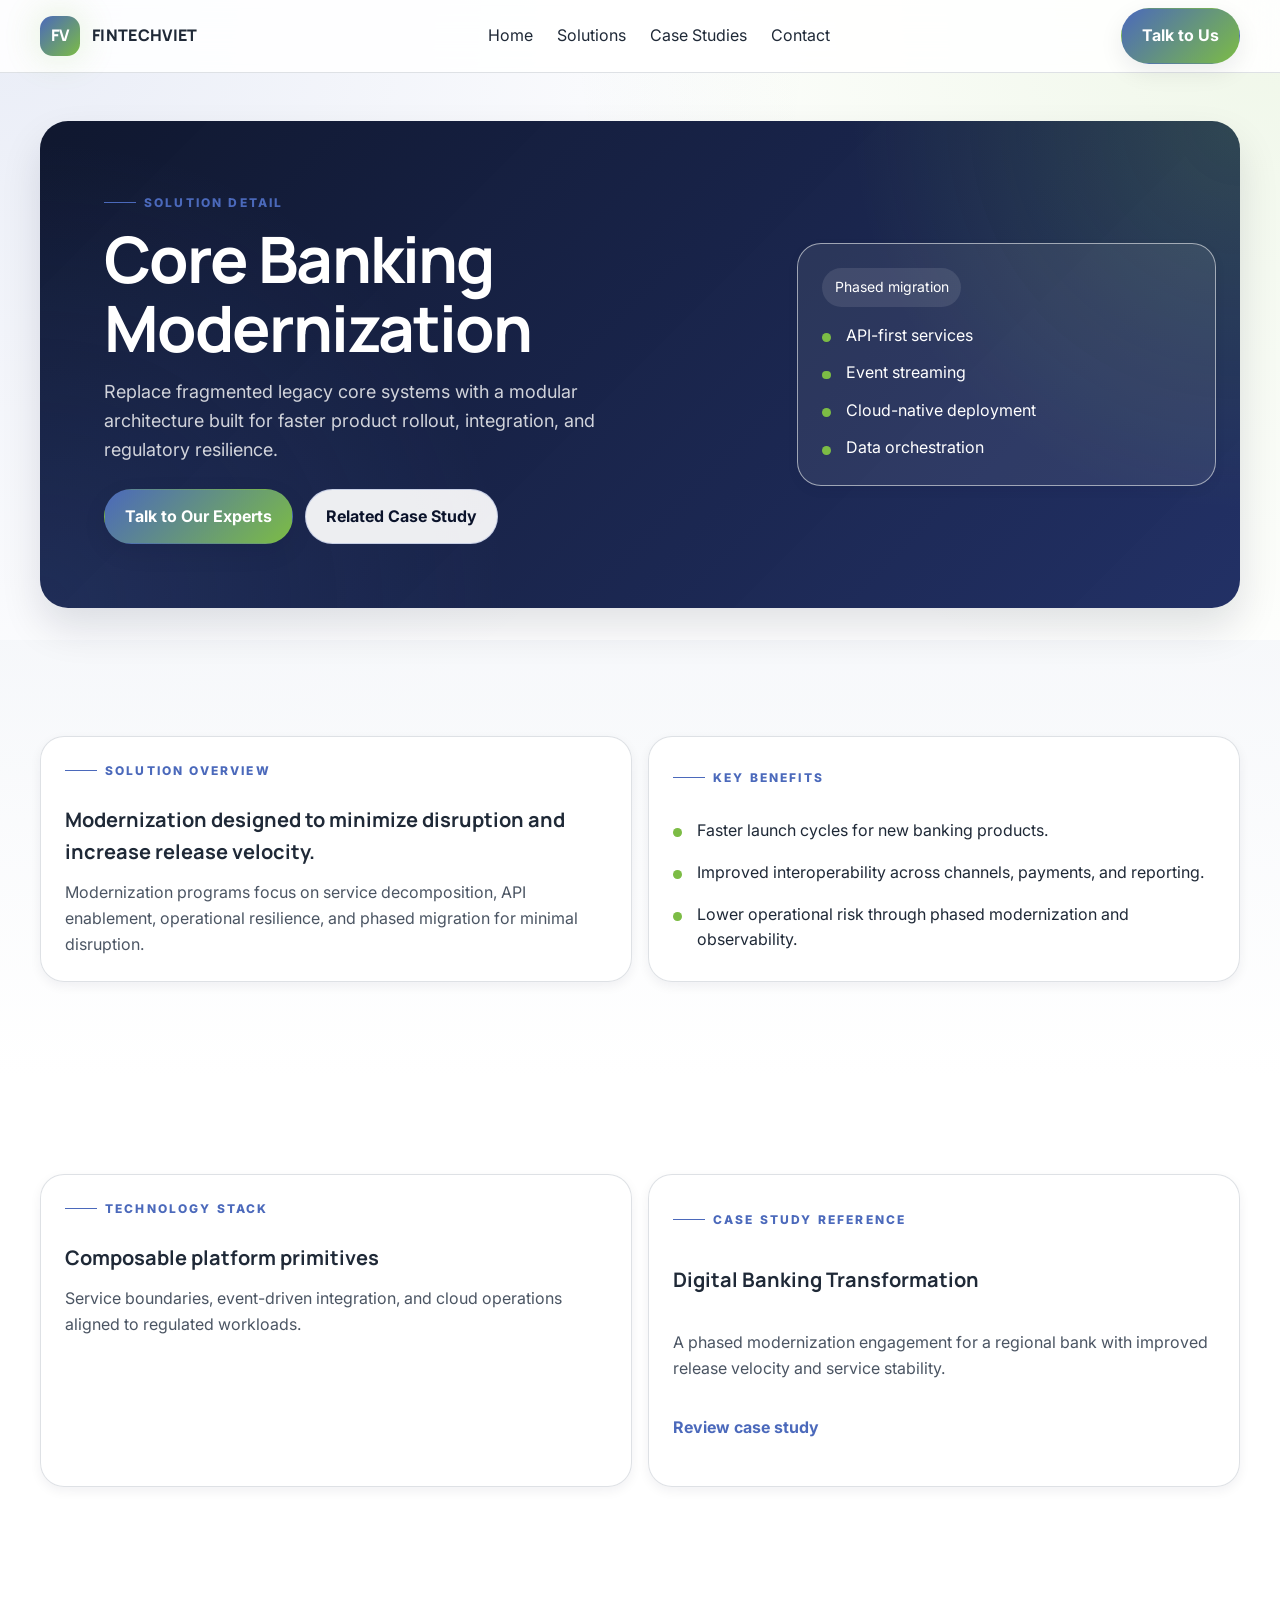
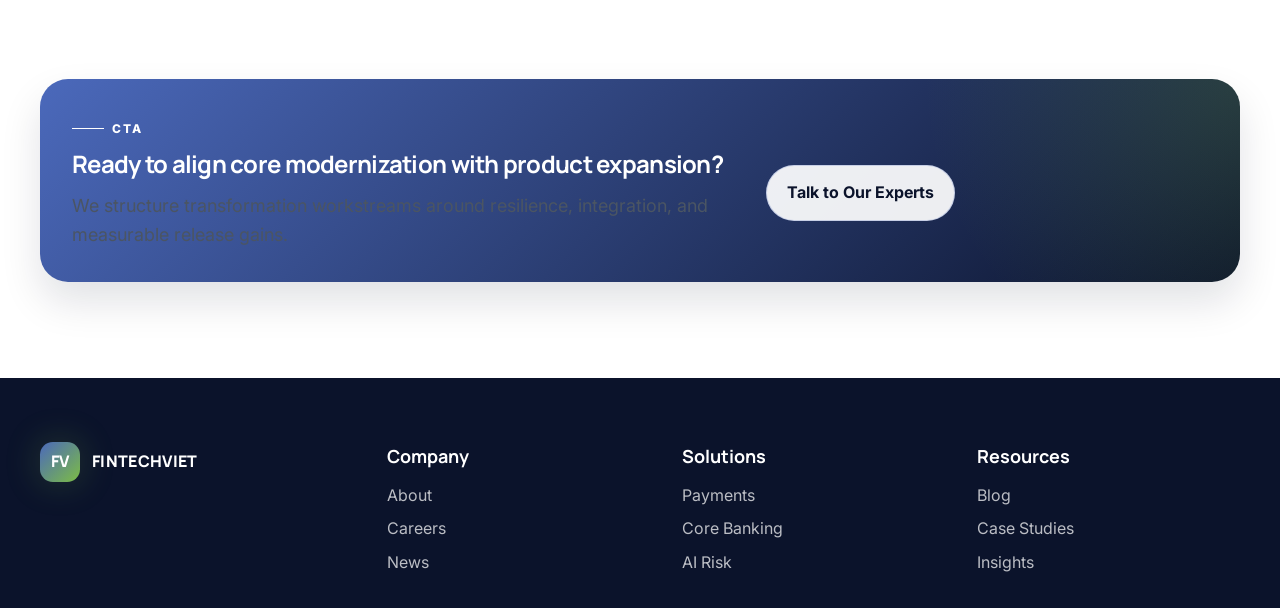
<file: templates-review/solution-detail/index.html>
<!DOCTYPE html>
<html lang="en">
  <head>
    <meta charset="UTF-8" />
    <meta name="viewport" content="width=device-width, initial-scale=1.0" />
    <title>FINTECHVIET Review Template - Solution Detail</title>
    <link rel="preconnect" href="https://fonts.googleapis.com" />
    <link rel="preconnect" href="https://fonts.gstatic.com" crossorigin />
    <link
      href="https://fonts.googleapis.com/css2?family=Inter:wght@400;500;600;700&family=Manrope:wght@600;700;800&display=swap"
      rel="stylesheet"
    />
    <link rel="stylesheet" href="./styles.css" />
  </head>
  <body>
    <a class="skip-link" href="#main-content">Skip to main content</a>
    <header class="site-header">
      <div class="container header-inner">
        <a class="brand" href="../homepage/index.html" aria-label="FINTECHVIET homepage">
          <span class="brand-mark">FV</span>
          <span>FINTECHVIET</span>
        </a>
        <nav class="desktop-nav" aria-label="Primary">
          <ul class="nav-links">
            <li><a href="../homepage/index.html">Home</a></li>
            <li><a href="./index.html">Solutions</a></li>
            <li><a href="../case-study-detail/index.html">Case Studies</a></li>
            <li><a href="../contact/index.html">Contact</a></li>
          </ul>
        </nav>
        <a class="btn btn-primary" href="../contact/index.html">Talk to Us</a>
      </div>
    </header>

    <main id="main-content">
      <section class="hero page-section">
        <div class="container detail-hero">
          <div class="detail-hero-grid">
            <div class="detail-copy">
              <span class="eyebrow">Solution Detail</span>
              <h1>Core Banking Modernization</h1>
              <p>
                Replace fragmented legacy core systems with a modular architecture built for faster
                product rollout, integration, and regulatory resilience.
              </p>
              <div class="hero-actions">
                <a class="btn btn-primary" href="../contact/index.html">Talk to Our Experts</a>
                <a class="btn btn-secondary" href="../case-study-detail/index.html">Related Case Study</a>
              </div>
            </div>
            <aside class="detail-aside">
              <div class="card" style="background: rgba(255, 255, 255, 0.08); color: var(--color-white);">
                <span class="hero-badge">Phased migration</span>
                <ul class="detail-list" style="margin-top: var(--space-4);">
                  <li>API-first services</li>
                  <li>Event streaming</li>
                  <li>Cloud-native deployment</li>
                  <li>Data orchestration</li>
                </ul>
              </div>
            </aside>
          </div>
        </div>
      </section>

      <section class="page-section surface">
        <div class="container grid-2">
          <div class="detail-card">
            <span class="eyebrow">Solution Overview</span>
            <h2>Modernization designed to minimize disruption and increase release velocity.</h2>
            <p>
              Modernization programs focus on service decomposition, API enablement, operational
              resilience, and phased migration for minimal disruption.
            </p>
          </div>
          <div class="detail-card">
            <span class="eyebrow">Key Benefits</span>
            <ul class="detail-list">
              <li>Faster launch cycles for new banking products.</li>
              <li>Improved interoperability across channels, payments, and reporting.</li>
              <li>Lower operational risk through phased modernization and observability.</li>
            </ul>
          </div>
        </div>
      </section>

      <section class="page-section">
        <div class="container grid-2">
          <article class="stack-card">
            <span class="eyebrow">Technology Stack</span>
            <h3>Composable platform primitives</h3>
            <p>Service boundaries, event-driven integration, and cloud operations aligned to regulated workloads.</p>
            <div class="metric-list">
              <span class="chip">API-first services</span>
              <span class="chip">Event streaming</span>
              <span class="chip">Cloud-native deployment</span>
              <span class="chip">Data orchestration</span>
            </div>
          </article>
          <article class="detail-card">
            <span class="eyebrow">Case Study Reference</span>
            <h3>Digital Banking Transformation</h3>
            <p>
              A phased modernization engagement for a regional bank with improved release velocity
              and service stability.
            </p>
            <a class="text-link" href="../case-study-detail/index.html">Review case study</a>
          </article>
        </div>
      </section>

      <section class="page-section">
        <div class="container">
          <section class="cta-banner">
            <div>
              <span class="eyebrow" style="color: var(--color-white);">CTA</span>
              <h2>Ready to align core modernization with product expansion?</h2>
              <p>We structure transformation workstreams around resilience, integration, and measurable release gains.</p>
            </div>
            <div class="cta-actions">
              <a class="btn btn-secondary" href="../contact/index.html">Talk to Our Experts</a>
            </div>
          </section>
        </div>
      </section>
    </main>

    <footer class="site-footer">
      <div class="container footer-grid">
        <div>
          <a class="brand" href="../homepage/index.html" aria-label="FINTECHVIET homepage">
            <span class="brand-mark">FV</span>
            <span>FINTECHVIET</span>
          </a>
        </div>
        <section>
          <h3 class="footer-title">Company</h3>
          <ul class="footer-links">
            <li><a href="../contact/index.html">About</a></li>
            <li><a href="../contact/index.html">Careers</a></li>
            <li><a href="../case-study-detail/index.html">News</a></li>
          </ul>
        </section>
        <section>
          <h3 class="footer-title">Solutions</h3>
          <ul class="footer-links">
            <li><a href="./index.html">Payments</a></li>
            <li><a href="./index.html">Core Banking</a></li>
            <li><a href="./index.html">AI Risk</a></li>
          </ul>
        </section>
        <section>
          <h3 class="footer-title">Resources</h3>
          <ul class="footer-links">
            <li><a href="../case-study-detail/index.html">Blog</a></li>
            <li><a href="../case-study-detail/index.html">Case Studies</a></li>
            <li><a href="../case-study-detail/index.html">Insights</a></li>
          </ul>
        </section>
      </div>
    </footer>
  </body>
</html>
</file>
<file: templates-review/case-study-detail/styles.css>
@import url("../shared/tokens.css");
@import url("../shared/layout.css");
@import url("../shared/components.css");
</file>
<file: templates-review/contact/styles.css>
@import url("../shared/tokens.css");
@import url("../shared/layout.css");
@import url("../shared/components.css");
</file>
<file: templates-review/homepage/styles.css>
@import url("../shared/tokens.css");
@import url("../shared/layout.css");
@import url("../shared/components.css");

.homepage-hero-note {
  margin-top: var(--space-5);
}
</file>
<file: templates-review/solution-detail/styles.css>
@import url("../shared/tokens.css");
@import url("../shared/layout.css");
@import url("../shared/components.css");
</file>
